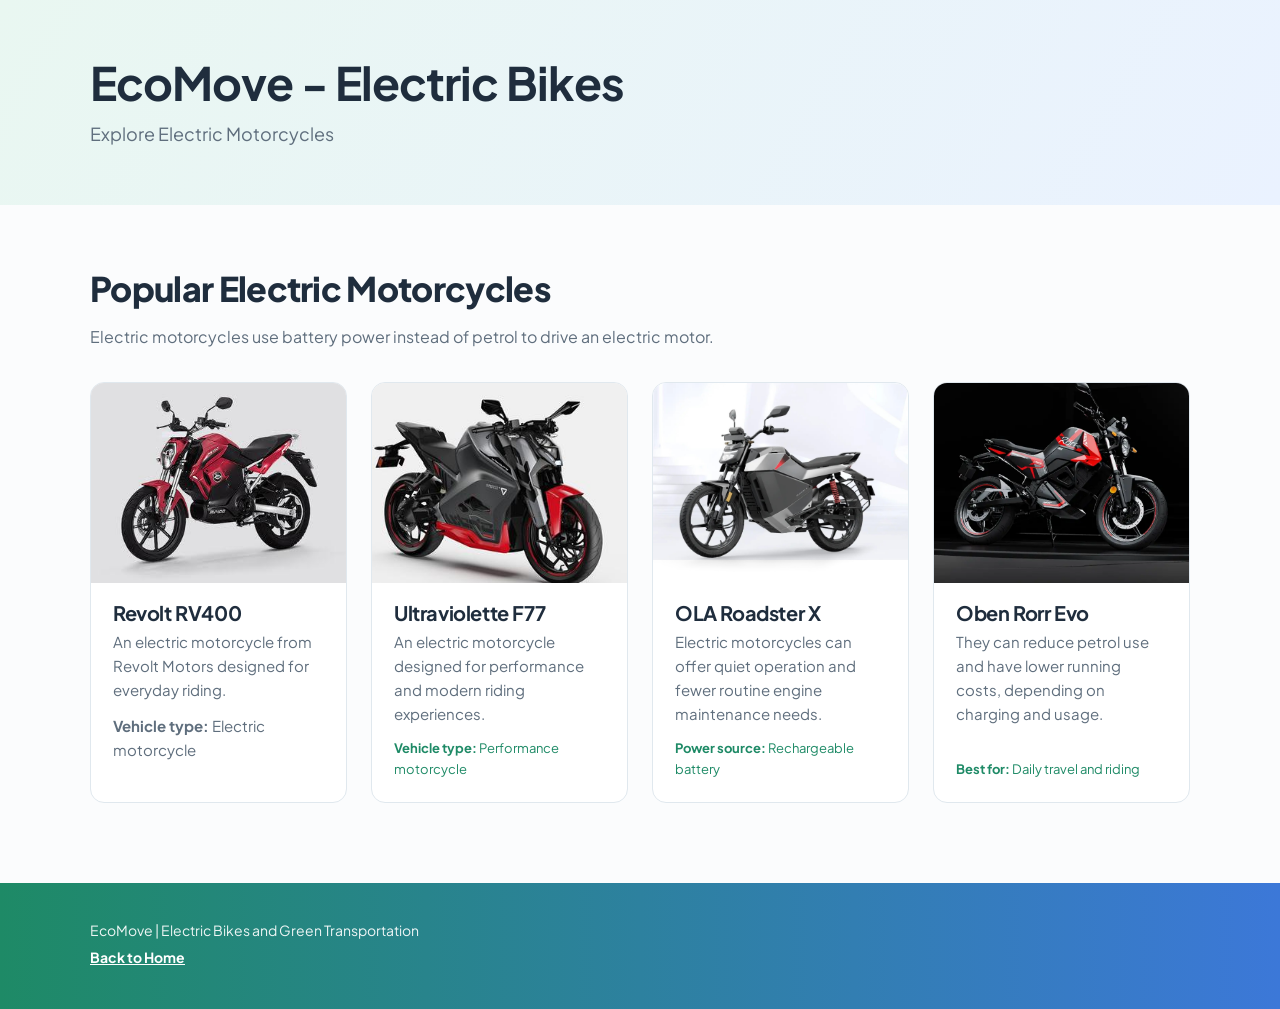
<file: ev-bikes.html>
<!DOCTYPE html>
<html lang="en">
<head>
    <meta charset="UTF-8">
    <meta name="viewport" content="width=device-width, initial-scale=1.0">
    <title>Electric Bikes | EcoMove</title>
    <link rel="stylesheet" href="style.css">
</head>

<body>

<header>
    <h1>EcoMove - Electric Bikes</h1>
    <p>Explore Electric Motorcycles</p>
</header>



<div class="container">
    <h2>Popular Electric Motorcycles</h2>
    <p>Electric motorcycles use battery power instead of petrol to drive an electric motor.</p>

    <div class="card">
        <img src="pictures/bikes/revolt.jpg" alt="Motorcycle">
        <h3>Revolt RV400</h3>
        <p>An electric motorcycle from Revolt Motors designed for everyday riding.</p>
        <p><b>Vehicle type:</b> Electric motorcycle</p><br>
    </div>

    <div class="card">
        <img src="pictures/bikes/Ultraviolette-F77.jpg" alt="Two wheeler">
        <h3>Ultraviolette F77</h3>
        <p>An electric motorcycle designed for performance and modern riding experiences.</p>
        <p><b>Vehicle type:</b> Performance  motorcycle</p>
    </div>

    <div class="card">
        <img src="pictures/bikes/ola_bike.jpg" alt="Motorbike">
        <h3>OLA Roadster X</h3>
        <p>Electric motorcycles can offer quiet operation and fewer routine engine maintenance needs.</p>
        <p><b>Power source:</b> Rechargeable battery</p>
    </div>

    <div class="card">
        <img src="pictures/bikes/rorr-ez-sigma-1770292175316.webp" alt="Motorcycle outdoors">
        <h3>Oben Rorr Evo</h3>
        <p>They can reduce petrol use and have lower running costs, depending on charging and usage.</p>
        <p><b>Best for:</b> Daily travel and riding</p>
    </div>
</div>

<footer>
    <p>EcoMove | Electric Bikes and Green Transportation</p>
    <p><a href="index.html" style="color:white;">Back to Home</a></p>
</footer>

</body>
</html>
</file>
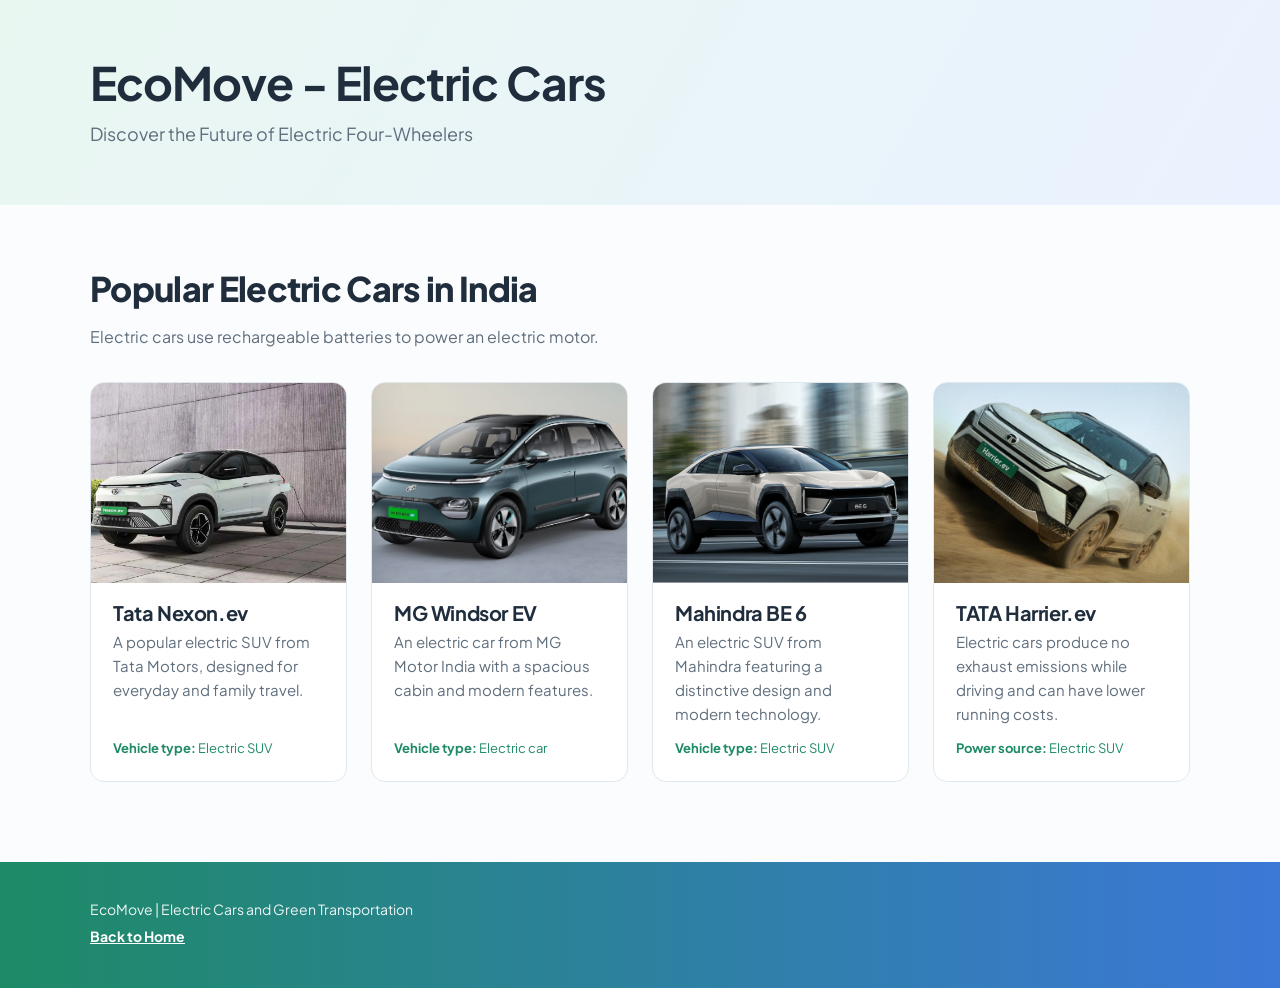
<file: ev-cars.html>
<!DOCTYPE html>
<html lang="en">
<head>
    <meta charset="UTF-8">
    <meta name="viewport" content="width=device-width, initial-scale=1.0">
    <title>Electric Cars | EcoMove</title>
    <link rel="stylesheet" href="style.css">
    
</head>

<body>

<header>
    <h1>EcoMove - Electric Cars</h1>
    <p>Discover the Future of Electric Four-Wheelers</p>
</header>



<div class="container">
    <h2>Popular Electric Cars in India</h2>
    <p>Electric cars use rechargeable batteries to power an electric motor.</p>

    <div class="card">
        <img src="pictures/nexon-ev-2023-02.webp" alt="Electric car">
        <h3>Tata Nexon.ev</h3>
        <p>A popular electric SUV from Tata Motors, designed for everyday and family travel.</p>
        <p><b>Vehicle type:</b> Electric SUV</p>
    </div>

    <div class="card">
        <img src="pictures/mg-windsor-front-three-quarter-1400x933.jpg.webp" alt="Modern electric car">
        <h3>MG Windsor EV</h3>
        <p>An electric car from MG Motor India with a spacious cabin and modern features.</p>
        <p><b>Vehicle type:</b> Electric car</p>
    </div>

    <div class="card">
        <img src="pictures/BE-6.jpg" alt="Electric SUV">
        <h3>Mahindra BE 6</h3>
        <p>An electric SUV from Mahindra featuring a distinctive design and modern technology.</p>
        <p><b>Vehicle type:</b> Electric SUV</p>
    </div>

    <div class="card">
        <img src="pictures/harrier.avif" alt="Modern car">
        <h3>TATA Harrier.ev</h3>
        <p>Electric cars produce no exhaust emissions while driving and can have lower running costs.</p>
        <p><b>Power source:</b> Electric SUV</p>
    </div>
</div>

<footer>
    <p>EcoMove | Electric Cars and Green Transportation</p>
    <p><a href="index.html" style="color:white;">Back to Home</a></p>
</footer>

</body>
</html>
</file>
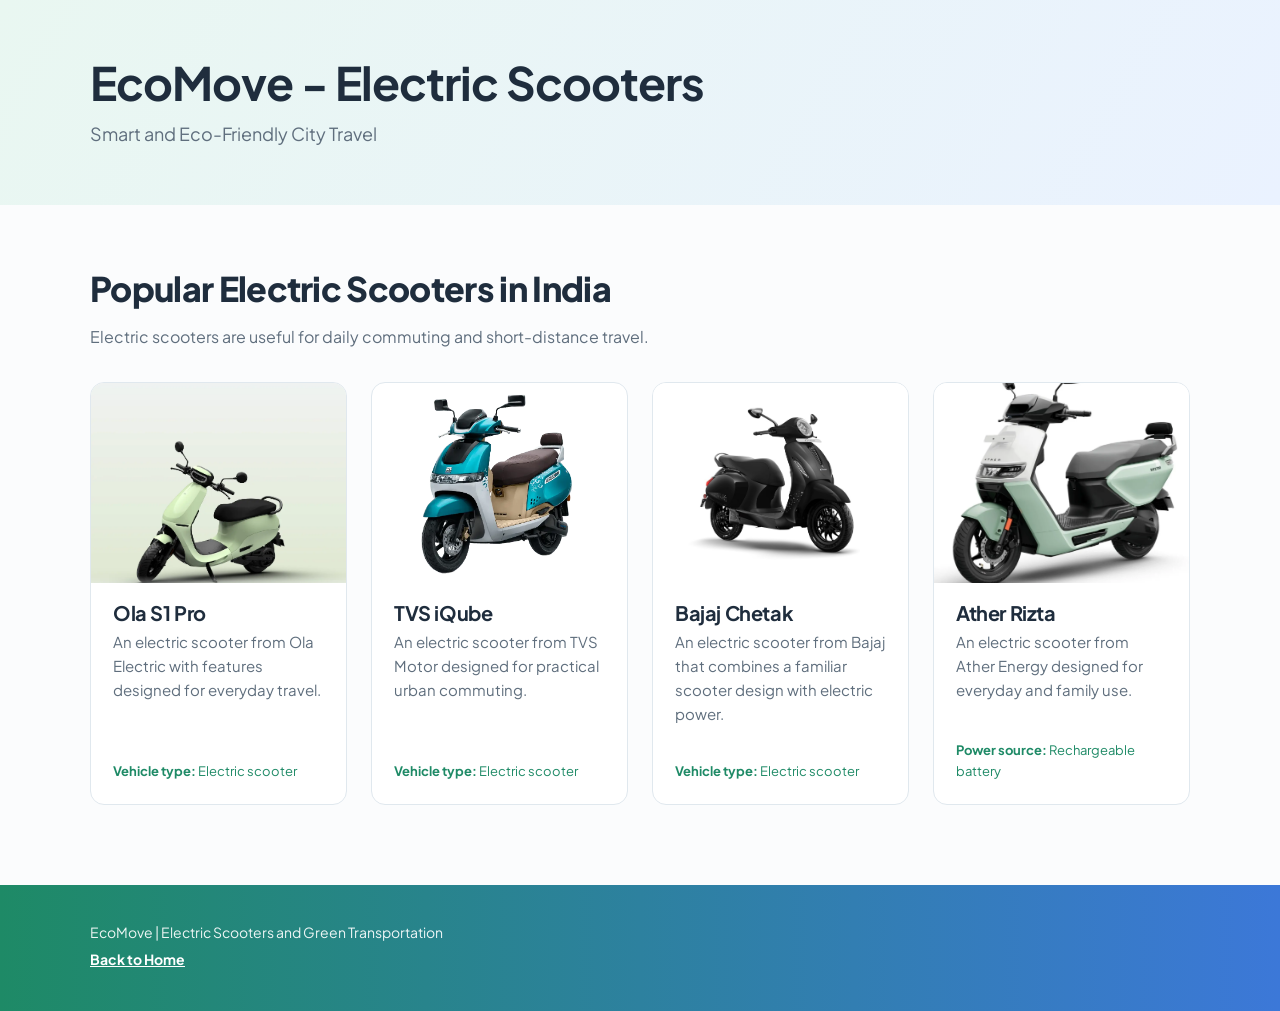
<file: ev-scooters.html>
<!DOCTYPE html>
<html lang="en">
<head>
    <meta charset="UTF-8">
    <meta name="viewport" content="width=device-width, initial-scale=1.0">
    <title>Electric Scooters | EcoMove</title>
    <link rel="stylesheet" href="style.css">
   
</head>

<body>

<header>
    <h1>EcoMove - Electric Scooters</h1>
    <p>Smart and Eco-Friendly City Travel</p>
</header>



<div class="container">
    <h2>Popular Electric Scooters in India</h2>
    <p>Electric scooters are useful for daily commuting and short-distance travel.</p>

    <div class="card">
        <img src="pictures/ola.webp" alt="Electric scooter">
        <h3>Ola S1 Pro</h3>
        <p>An electric scooter from Ola Electric with features designed for everyday travel.</p>
        <p><b>Vehicle type:</b> Electric scooter</p>
    </div>

    <div class="card">
        <img src="pictures/angle.webp" alt="Scooter">
        <h3>TVS iQube</h3>
        <p>An electric scooter from TVS Motor designed for practical urban commuting.</p>
        <p><b>Vehicle type:</b> Electric scooter</p>
    </div>

    <div class="card">
        <img src="pictures/chetak-model-3501-3.jpg" alt="Two wheeler">
        <h3>Bajaj Chetak</h3>
        <p>An electric scooter from Bajaj that combines a familiar scooter design with electric power.</p>
        <p><b>Vehicle type:</b> Electric scooter</p>
    </div>

    <div class="card">
        <img src="pictures/ather_rizta.webp" alt="Two wheeler">
        <h3>Ather Rizta</h3>
        <p>An electric scooter from Ather Energy designed for everyday and family use.</p> <br>
        <p><b>Power source:</b> Rechargeable battery</p>
    </div>
</div>

<footer>
    <p>EcoMove | Electric Scooters and Green Transportation</p>
    <p><a href="index.html" style="color:white;">Back to Home</a></p>
</footer>

</body>
</html>
</file>
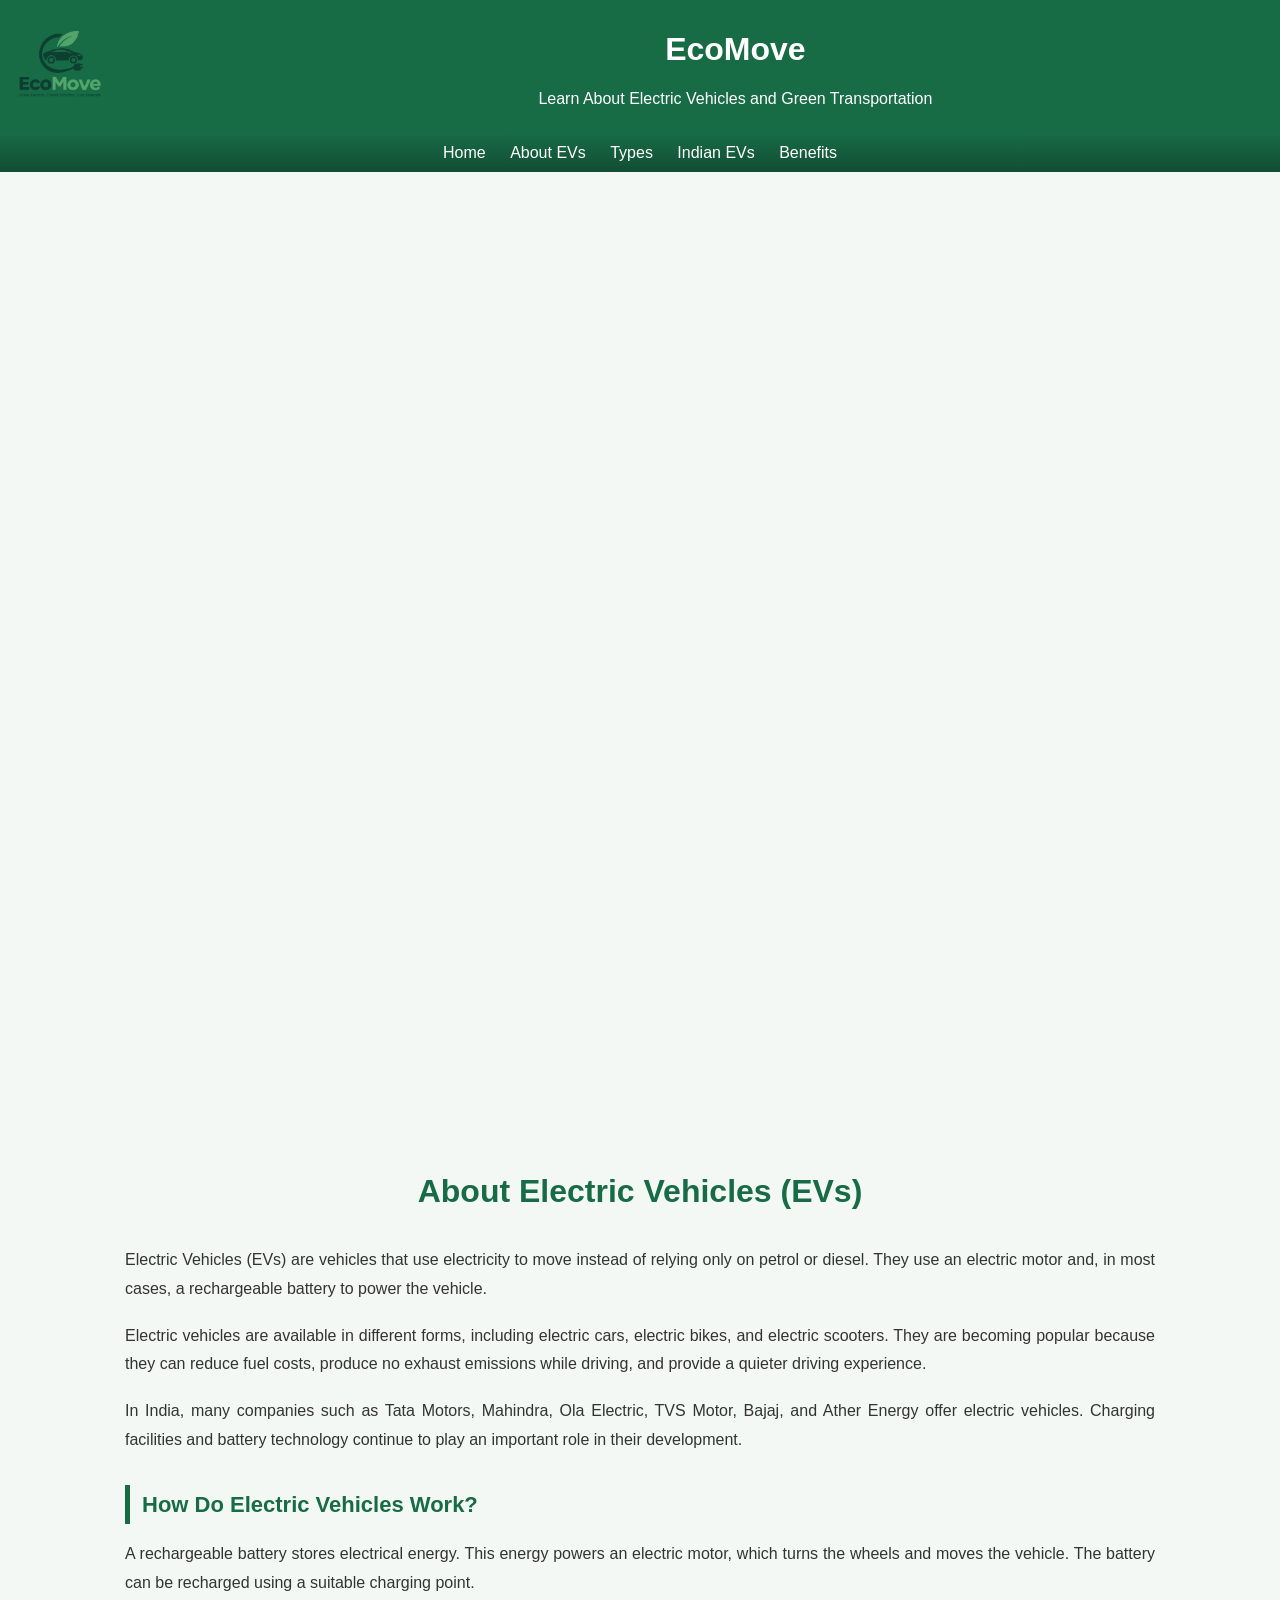
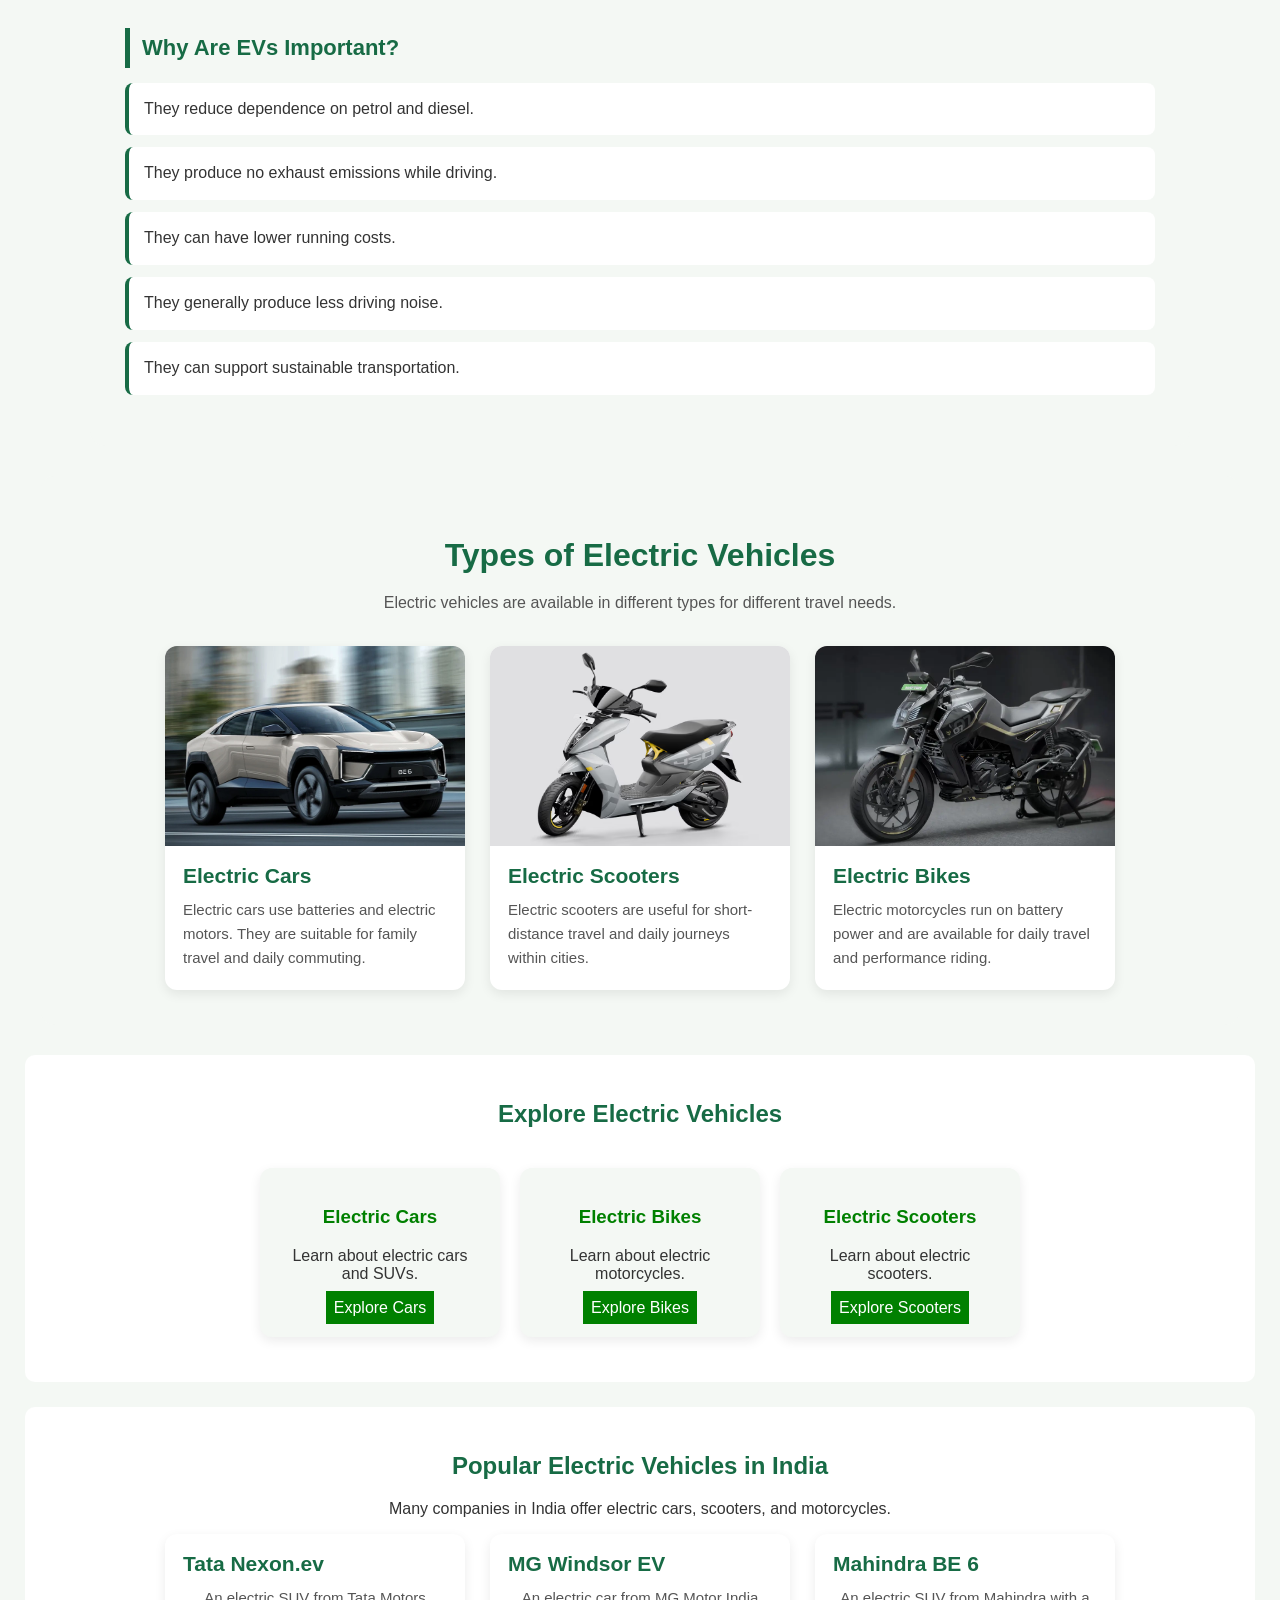
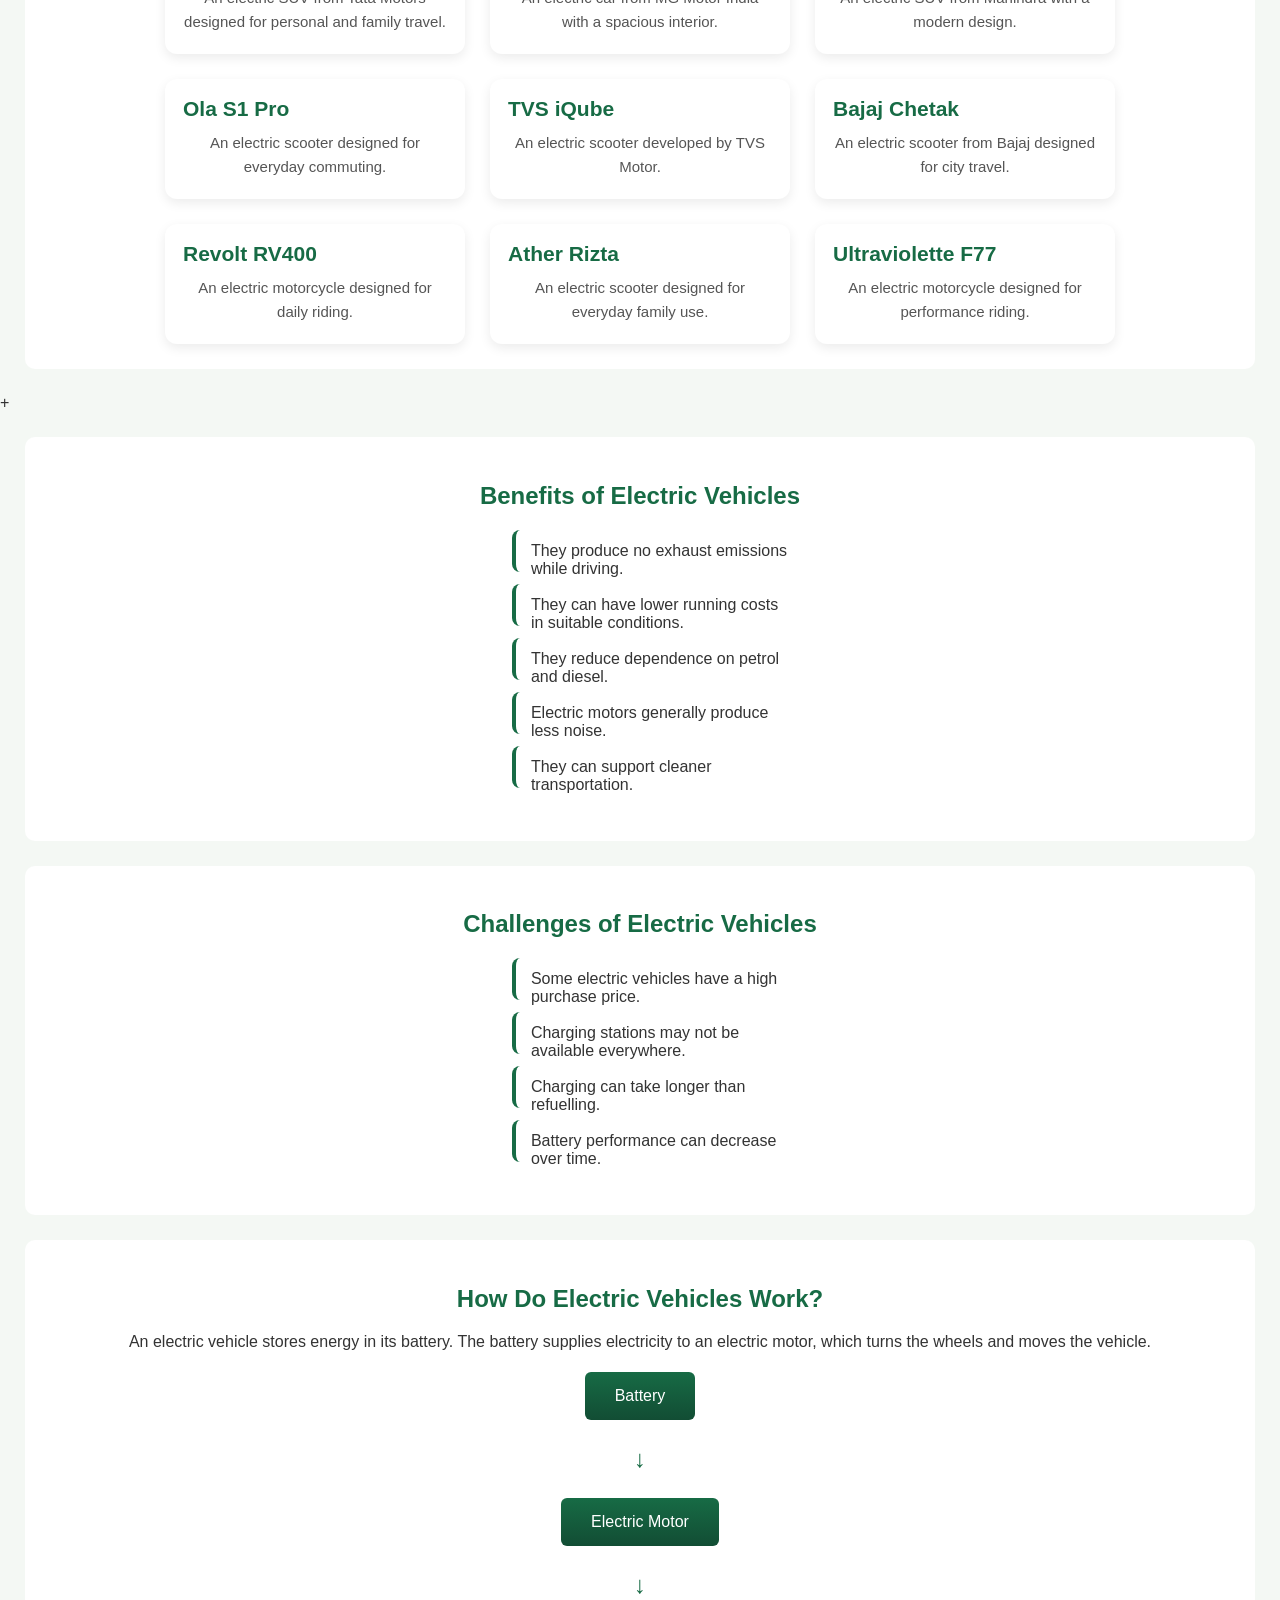
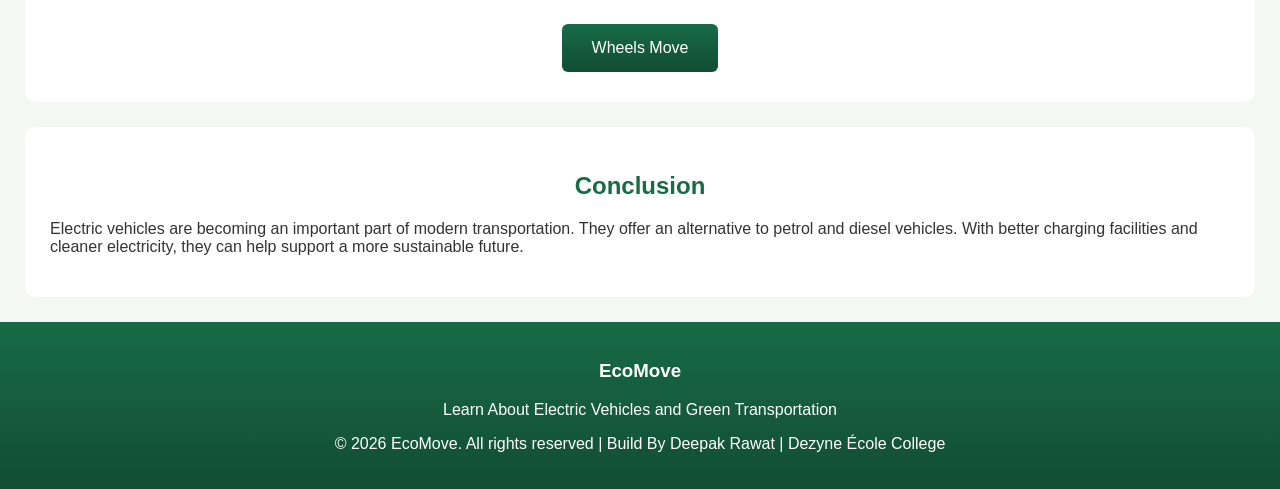
<file: main-ev.html>
<!DOCTYPE html>
<html lang="en">
<head>
    <meta charset="UTF-8">
    <meta name="viewport" content="width=device-width, initial-scale=1.0">
    <title>Document</title>
    <style>
        body {
            font-family: Arial, sans-serif;
            margin: 0;
            background-color: #f4f8f4;
            color: #333;
        }
        
        header {

            background-color: #176b45;
            /* background-color: #4C5741; */
            color: white;
            display: flex;
            text-align: center;
            gap: 34%;
            align-items: center;
            padding: 10px;
        }

        nav {
            background: transparent linear-gradient(180deg, #176b45 0%, #124d34 100%) 0% 0% no-repeat padding-box;
            background-color: #124d34;
            text-align: center;
            padding: 10px;

            /* Scroll effect */
            position: sticky;
            top: 0;
        }

        nav a {
            color: white;
            text-decoration: none;
            margin: 10px;
        }

        .bgimage {
            
            /* background-image: url('mg4.png'); */
            /* background-size: cover; */
            /* background-position: center; */
            height: 100vh;
            /* display: flex;
            justify-content: center;
            align-items: center;
            text-align: center; */
        }
        .bgimage video {
            object-fit: cover;
            height: 100vh;
            width: 100%;
        }
        .homecontainer {
            background-color: rgba(255, 255, 255, 0.7);
            /* margin-top: 30%;
            padding: 20px; */
            border-radius: 10px;
            max-width: 600px;
        }
        .logo{
            
            background-image: url('pictures/EcoMove_Logo.png');
            background-size: cover;
            background-position: center;
            height: 100px;
            width: 100px;
            
        }
        
section {
    background-color: white;
    margin: 25px;
    padding: 25px;
    border-radius: 10px;
}

section h2 {
    color: #176b45;
    text-align: center;
}

/* .vehicle-container {
    text-align: center;
}

.vehicle {
    display: inline-block;
    width: 260px;
    margin: 12px;
    padding: 15px;
    background-color: #e8f5e9;
    vertical-align: top;
    border-radius: 8px;
    text-align: left;
}

.vehicle img {
    width: 100%;
    height: 170px;
    object-fit: cover;
    border-radius: 6px;
} */


/* Types of Electric Vehicles Section */
#types {
    background-color: #f4f8f4;
    padding: 35px 20px;
    margin: 30px auto;
    max-width: 1200px;
    border-radius: 15px;
    font-family: Arial, sans-serif;
    box-sizing: border-box;
}

/* Main Heading */
#types h2 {
    color: #176b45;
    text-align: center;
    font-size: 32px;
    margin-bottom: 10px;
}

/* Section Description */
#types > p {
    text-align: center;
    color: #555;
    font-size: 16px;
    margin-bottom: 30px;
    line-height: 1.6;
}

/* Vehicle Cards Container */
.vehicle-container {
    display: flex;
    justify-content: center;
    align-items: stretch;
    flex-wrap: wrap;
    gap: 25px;
}

/* Individual Vehicle Card */
.vehicle {
    background-color: white;
    width: 300px;
    border-radius: 12px;
    overflow: hidden;
    box-shadow: 0 4px 12px rgba(0, 0, 0, 0.08);
    transition: transform 0.3s, box-shadow 0.3s;
}

/* Card Hover Effect */
.vehicle:hover {
    transform: translateY(-6px);
    box-shadow: 0 8px 20px rgba(23, 107, 69, 0.18);
}

/* Vehicle Images */
.vehicle img {
    width: 100%;
    height: 200px;
    object-fit: cover;
    display: block;
}

/* Vehicle Titles */
.vehicle h3 {
    color: #176b45;
    font-size: 21px;
    margin: 18px 18px 10px;
}

/* Vehicle Description */
.vehicle p {
    color: #555;
    font-size: 15px;
    line-height: 1.7;
    margin: 0 18px 20px;
}
/* Explore Electric Vehicles*/


/* Module 2: Explore Electric Vehicles */


.vehicle-container_G {
    display: flex;
    justify-content: center;
    gap: 20px;
    padding: 20px;
}

.vehicle_G{
    background-color: #f4f8f4;
    padding: 20px;
    width: 200px;
    border-radius: 12px;
    text-align: center;
    /* border: 1px solid lightgray;  */
    box-shadow: 0 4px 12px rgba(0, 0, 0, 0.08);
    transition: transform 0.3s, box-shadow 0.3s;


}

.vehicle_G h3 {
    color: green;
}

.vehicle_G p {
    font-size: 16px;
}

.vehicle_G a {
    color: white;
    background-color: green;
    padding: 8px;   
    text-decoration: none;
}

/* .vehicle_G :hover {
    transform: translateY(-6px);
    box-shadow: 0 8px 20px rgba(23, 107, 69, 0.18);
} */


#india p{
    display: flex;
    justify-content: center;
    align-items: center;
    text-align: center;
}

/* Mobile Responsive Design */
@media (max-width: 600px) {
    #types {
        margin: 15px;
        padding: 25px 15px;
    }

    #types h2 {
        font-size: 25px;
    }

    .vehicle-container {
        gap: 20px;
    }

    .vehicle {
        width: 100%;
    }

    .vehicle img {
        height: 190px;
    }
}

/* abc */

.vehicle h3 {
    color: #176b45;
}

.vehicle p {
    
    line-height: 1.6;
}

#benefits ul, #challenges ul {
    display: flex;
    flex-direction: column;
    justify-content: center;
    align-items: center; 
    list-style-type: none;
}
#benefits li {    
    /* box-shadow: 0 4px 12px rgba(0, 0, 0, 0.08); */
    background-color: white;
    margin-bottom: 12px;
    height: 2vh;
    width: 23%;
    padding: 12px 15px;
    border-radius: 8px;
    border-left: 4px solid #176b45;
    transition: 0.3s;
    /* display: flex;
    justify-content: center; */
}
#challenges li {
    background-color: white;
    margin-bottom: 12px;
    padding: 12px 15px;
    height: 2vh;
    width: 23%;
    border-radius: 8px;
    border-left: 4px solid #176b45;
    transition: 0.3s;
}

.working , #working>p{
    text-align: center;

}

.step {
    display: inline-block;
    /* background-color: #176b45; */
    background: transparent linear-gradient(180deg, #176b45 0%, #124d34 100%) 0% 0% no-repeat padding-box;
    color: white;
    padding: 15px 30px;
    margin: 5px;
    border-radius: 6px;
}

footer {
    background: transparent linear-gradient(180deg, #176b45 0%, #124d34 100%) 0% 0% no-repeat padding-box;
    /* background-color: #124d34; */
    color: white;
    text-align: center;
    padding: 20px;
}

/* @media (max-width: 600px) {
    
    section {
        
        margin: 12px;
        padding: 15px;
    }

    .vehicle {
        width: 85%;
    }

    nav a {
        display: inline-block;
        margin: 6px;
    }
} */
/* about */

/* #about {
    background-color: white;
    margin: 25px;
    padding: 25px;
    border-radius: 10px;
    line-height: 1.7;
}

#about h2,
#about h3 {
    color: #176b45;
}

#about h2 {
    text-align: center;
}

#about p {
    text-align: justify;
}

#about li {
    margin-bottom: 8px;
} */



/* About EVs Section */
#about {
    background-color: #f4f8f4;
    margin: 30px auto;
    padding: 35px;
    max-width: 1100px;
    border-radius: 15px;
    font-family: Arial, sans-serif;
    color: #333;
    line-height: 1.8;
    box-sizing: border-box;
}

/* Main Heading */
#about h2 {
    color: #176b45;
    text-align: center;
    font-size: 32px;
    margin-bottom: 25px;
}

/* Subheadings */
#about h3 {
    color: #176b45;
    font-size: 22px;
    margin-top: 30px;
    margin-bottom: 12px;
    border-left: 5px solid #176b45;
    padding-left: 12px;
}

/* Paragraphs */
#about p {
    font-size: 16px;
    margin-bottom: 18px;
    text-align: justify;
}

/* Information List */
#about ul {
    list-style: none;
    padding: 0;
    margin-top: 15px;
}

/* List Items */
#about li {
    background-color: white;
    margin-bottom: 12px;
    padding: 12px 15px;
    border-radius: 8px;
    border-left: 4px solid #176b45;
    transition: 0.3s;
}

/* Small Hover Effect */
#about li:hover {
    background-color: #e1f1e5;
    transform: translateX(5px);
}

/* Mobile Responsive Design */
@media (max-width: 600px) {
    #about {
        margin: 15px;
        padding: 20px;
    }

    #about h2 {
        font-size: 25px;
    }

    #about h3 {
        font-size: 19px;
    }

    #about p {
        font-size: 15px;
        text-align: left;
    }
}


    </style>
</head>
<body>
    <header>
        <div class="logo"></div>
        <div class="ecomove">
            <h1>EcoMove</h1>
            <p>Learn About Electric Vehicles and Green Transportation</p>
        </div>
    </header>
     <nav>
        <a href="#home">Home</a>
        <a href="#about">About EVs</a>
        <a href="#types">Types</a>
        <a href="#india">Indian EVs</a>
        <a href="#benefits">Benefits</a>
    </nav>
    
    <div class="bgimage">
        <video src="videos/Video_3.mp4" autoplay loop muted>

            <div class="homecontainer">
                <h2>Welcome to EcoMove</h2>
                <p>
                    EcoMove is an informative website about electric vehicles
                    and environmentally friendly transportation. It explains
                    how electric vehicles work, their types, and their benefits.
                </p>
            </div>
        </video>
    </div>

   
<section id="about">
    <h2>About Electric Vehicles (EVs)</h2>

    <p>
        Electric Vehicles (EVs) are vehicles that use electricity
        to move instead of relying only on petrol or diesel.
        They use an electric motor and, in most cases, a rechargeable
        battery to power the vehicle.
    </p>

    <p>
        Electric vehicles are available in different forms, including
        electric cars, electric bikes, and electric scooters.
        They are becoming popular because they can reduce fuel costs,
        produce no exhaust emissions while driving, and provide a
        quieter driving experience.
    </p>

    <p>
        In India, many companies such as Tata Motors, Mahindra,
        Ola Electric, TVS Motor, Bajaj, and Ather Energy offer
        electric vehicles. Charging facilities and battery technology
        continue to play an important role in their development.
    </p>

    <h3>How Do Electric Vehicles Work?</h3>

    <p>
        A rechargeable battery stores electrical energy.
        This energy powers an electric motor, which turns the wheels
        and moves the vehicle. The battery can be recharged using
        a suitable charging point.
    </p>

    <h3>Why Are EVs Important?</h3>

    <ul>
        <li>They reduce dependence on petrol and diesel.</li>
        <li>They produce no exhaust emissions while driving.</li>
        <li>They can have lower running costs.</li>
        <li>They generally produce less driving noise.</li>
        <li>They can support sustainable transportation.</li>
    </ul>
</section>


<section id="types">
    <h2>Types of Electric Vehicles</h2>
    <p>Electric vehicles are available in different types for different travel needs.</p>

    <div class="vehicle-container">

        <div class="vehicle">
            <img src="pictures/BE-6.jpg" alt="Electric car">
            <h3>Electric Cars</h3>
            <p>Electric cars use batteries and electric motors. They are suitable for family travel and daily commuting.</p>
        </div>

        <div class="vehicle">
            <img src="pictures/ather_Scooter.avif" alt="Two wheeler">
            <h3>Electric Scooters</h3>
            <p>Electric scooters are useful for short-distance travel and daily journeys within cities.</p>
        </div>

        <div class="vehicle">
            <img src="pictures/Matter-Energy-e-Bike.webp" alt="Motorcycle">
            <h3>Electric Bikes</h3>
            <p>Electric motorcycles run on battery power and are available for daily travel and performance riding.</p>
        </div>

    </div>
</section>
<section id="explore">
    <h2>Explore Electric Vehicles</h2>

    <div class="vehicle-container_G">

        <div class="vehicle_G">
            <h3>Electric Cars</h3>
            <p>Learn about electric cars and SUVs.</p>
            <a href="ev-cars.html">Explore Cars</a>
        </div>

        <div class="vehicle_G">
            <h3>Electric Bikes</h3>
            <p>Learn about electric motorcycles.</p>
            <a href="ev-bikes.html">Explore Bikes</a>
        </div>

        <div class="vehicle_G">
            <h3>Electric Scooters</h3>
            <p>Learn about electric scooters.</p>
            <a href="ev-scooters.html">Explore Scooters</a>
        </div>

    </div>
</section>



<section id="india">
    <h2>Popular Electric Vehicles in India</h2>
    <p>Many companies in India offer electric cars, scooters, and motorcycles.</p>

    <div class="vehicle-container">

        <div class="vehicle">
            <h3>Tata Nexon.ev</h3>
            <p>An electric SUV from Tata Motors designed for personal and family travel.</p>
        </div>

        <div class="vehicle">
            <h3>MG Windsor EV</h3>
            <p>An electric car from MG Motor India with a spacious interior.</p>
        </div>

        <div class="vehicle">
            <h3>Mahindra BE 6</h3>
            <p>An electric SUV from Mahindra with a modern design.</p>
        </div>

        <div class="vehicle">
            <h3>Ola S1 Pro</h3>
            <p>An electric scooter designed for everyday commuting.</p>
        </div>

        <div class="vehicle">
            <h3>TVS iQube</h3>
            <p>An electric scooter developed by TVS Motor.</p>
        </div>

        <div class="vehicle">
            <h3>Bajaj Chetak</h3>
            <p>An electric scooter from Bajaj designed for city travel.</p>
        </div>

        <div class="vehicle">
            <h3>Revolt RV400</h3>
            <p>An electric motorcycle designed for daily riding.</p>
        </div>

        <div class="vehicle">
            <h3>Ather Rizta</h3>
            <p>An electric scooter designed for everyday family use.</p>
        </div>

        <div class="vehicle">
            <h3>Ultraviolette F77</h3>
            <p>An electric motorcycle designed for performance riding.</p>
        </div>

    </div>
</section>



+<section id="benefits">
    <h2>Benefits of Electric Vehicles</h2>

    <ul>
        <li>They produce no exhaust emissions while driving.</li>
        <li>They can have lower running costs in suitable conditions.</li>
        <li>They reduce dependence on petrol and diesel.</li>
        <li>Electric motors generally produce less noise.</li>
        <li>They can support cleaner transportation.</li>
    </ul>
</section>



<section id="challenges">
    <h2>Challenges of Electric Vehicles</h2>

    
    <ul>
        <li>Some electric vehicles have a high purchase price.</li>
        <li>Charging stations may not be available everywhere.</li>
        <li>Charging can take longer than refuelling.</li>
        <li>Battery performance can decrease over time.</li>
    </ul>
</section>



<section id="working">
    <h2>How Do Electric Vehicles Work?</h2>

    <p>
        An electric vehicle stores energy in its battery.
        The battery supplies electricity to an electric motor,
        which turns the wheels and moves the vehicle.
    </p>

    <div class="working">
        <div class="step">Battery</div>
        <h2>↓</h2>
        <div class="step">Electric Motor</div>
        <h2>↓</h2>
        <div class="step">Wheels Move</div>
    </div>
</section>



<section id="conclusion">
    <h2>Conclusion</h2>

    <p>
        Electric vehicles are becoming an important part of modern
        transportation. They offer an alternative to petrol and diesel
        vehicles. With better charging facilities and cleaner electricity,
        they can help support a more sustainable future.
    </p>
</section>



<footer>
    <h3>EcoMove</h3>
    <p>Learn About Electric Vehicles and Green Transportation</p>
    <p>© 2026 EcoMove. All rights reserved | Build By Deepak Rawat | Dezyne École College</p>
</footer>


    
</body>
</html>
</file>
<file: style.css>
/* ==========================================================
   EcoMove – ONE stylesheet for index.html, ev-cars.html,
   ev-bikes.html and ev-scooters.html.
   Written for your existing HTML: no tags, classes or ids changed.
   ========================================================== */
@import url("https://fonts.googleapis.com/css2?family=Plus+Jakarta+Sans:wght@400;500;600;700;800&display=swap");

:root {
    --ink: #1f2d3d;
    --muted: #5f6e7d;
    --line: #e0e8ee;
    --green: #2fa77a;
    --green-d: #1e8a66;
    --green-t: #e9f7f1;
    --blue: #4a86e8;
    --blue-t: #eaf2ff;
    --sun: #f2b84b;
    --sun-t: #fff6e0;
    --wrap: 1100px;
    --gutter: max(24px, calc((100% - var(--wrap)) / 2));
}

/* ---------- Base ---------- */
* { box-sizing: border-box; }
html { scroll-behavior: smooth; scroll-padding-top: 56px; }

body {
    margin: 0;
    min-height: 100vh;
    height: auto;
    font-family: "Plus Jakarta Sans", system-ui, -apple-system, "Segoe UI", Arial, sans-serif;
    font-size: 16px;
    line-height: 1.65;
    background-color: #fbfcfd;
    color: var(--ink);
}

h1, h2, h3 { margin: 0; line-height: 1.15; letter-spacing: -0.02em; }
p { margin: 0 0 1em; }
img, video { max-width: 100%; }
a:focus-visible { outline: 3px solid var(--sun); outline-offset: 3px; }

/* ---------- Header ---------- */
header {
    display: block;
    height: auto;
    padding: 56px var(--gutter);
    text-align: left;
    color: var(--ink);
    background: linear-gradient(120deg, var(--green-t), var(--blue-t));
}

header h1 { font-size: clamp(30px, 4.4vw, 46px); }
header p { margin: 10px 0 0; color: var(--muted); font-size: 18px; }

/* home page header: logo + title in one row */
header:has(.logo) {
    display: flex;
    align-items: center;
    gap: 16px;
    padding: 12px var(--gutter);
    background: #fff;
    text-align: left;
}

header:has(.logo) h1 { font-size: 24px; font-weight: 800; color: var(--green-d); }
header:has(.logo) p { margin: 2px 0 0; font-size: 14px; }

.logo {
    background-image: url('EcoMove_Logo.png');
    background-size: contain;
    background-repeat: no-repeat;
    background-position: center;
    height: 56px;
    width: 56px;
    flex-shrink: 0;
}

/* ---------- Nav ---------- */
nav {
    position: sticky;
    top: 0;
    z-index: 10;
    display: flex;
    gap: 6px;
    padding: 8px var(--gutter);
    background: rgba(255, 255, 255, 0.94);
    backdrop-filter: blur(8px);
    border-top: 1px solid var(--line);
    border-bottom: 1px solid var(--line);
    overflow-x: auto;
    white-space: nowrap;
}

nav a {
    margin: 0;
    padding: 8px 16px;
    border-radius: 999px;
    color: var(--muted);
    font-size: 15px;
    font-weight: 600;
    text-decoration: none;
    transition: background-color 0.2s, color 0.2s;
}

nav a:hover { background-color: var(--green-t); color: var(--green-d); }

/* ---------- Hero video ---------- */
.bgimage {
    height: 78vh;
    min-height: 360px;
    background-color: var(--green-t);
    border-bottom: 6px solid var(--green);
}

.bgimage video { display: block; width: 100%; height: 100%; object-fit: cover; }
.homecontainer { max-width: 600px; }

/* ---------- Sections (full-width tinted bands) ---------- */
section {
    margin: 0;
    padding: 84px var(--gutter);
    background-color: #fff;
    border-radius: 0;
}

section h2 {
    text-align: left;
    font-size: clamp(28px, 3.4vw, 38px);
    font-weight: 800;
    color: var(--ink);
    margin-bottom: 14px;
}

section h3 { font-size: 20px; font-weight: 700; color: var(--ink); }
section > p { max-width: 62ch; color: var(--muted); }

/* About */
#about { background: var(--blue-t); max-width: none; margin: 0; font-family: inherit; line-height: 1.65; }
#about h2 { margin-bottom: 18px; }
#about h3 { margin: 40px 0 10px; padding: 0; border: 0; font-size: 22px; }
#about p { text-align: left; max-width: 68ch; color: var(--muted); font-size: 16px; margin-bottom: 1em; }

/* Lists: About, Benefits, Challenges */
#about ul, #benefits ul, #challenges ul {
    list-style: none;
    margin: 20px 0 0;
    padding: 0;
    display: grid;
    gap: 12px;
}

#about ul { grid-template-columns: repeat(auto-fit, minmax(240px, 1fr)); }
#benefits ul, #challenges ul { grid-template-columns: repeat(auto-fit, minmax(300px, 1fr)); }

#about li, #benefits li, #challenges li {
    position: relative;
    height: auto;
    width: auto;
    margin: 0;
    padding: 16px 18px 16px 52px;
    background: #fff;
    border: 1px solid var(--line);
    border-left-width: 1px;
    border-radius: 14px;
    transition: transform 0.2s, box-shadow 0.2s;
}

#about li:hover, #benefits li:hover, #challenges li:hover {
    background: #fff;
    transform: translateY(-2px);
    box-shadow: 0 10px 22px rgba(31, 45, 61, 0.07);
}

#about li::before, #benefits li::before, #challenges li::before {
    content: "✓";
    position: absolute;
    left: 16px;
    top: 16px;
    width: 24px;
    height: 24px;
    display: grid;
    place-items: center;
    border-radius: 50%;
    background: var(--green);
    color: #fff;
    font-size: 13px;
    font-weight: 700;
}

#challenges li::before { content: "!"; background: var(--sun); color: #5a3d00; }


/* ---------- Cards: types + India ---------- */
.vehicle-container {
    display: grid;
    grid-template-columns: repeat(auto-fill, minmax(250px, 1fr));
    gap: 24px;
    margin-top: 34px;
    padding: 0;
}

.vehicle { width: auto; background: #fff; border-radius: 14px; box-shadow: none; }
.vehicle h3 { margin: 0 0 6px; color: var(--ink); font-size: 20px; }
.vehicle p { margin: 0; color: var(--muted); font-size: 15px; line-height: 1.6; }

#types { background: #fff; }
#types > p { margin-bottom: 0; }
#types .vehicle-container { grid-template-columns: repeat(auto-fit, minmax(280px, 1fr)); }

#types .vehicle {
    overflow: hidden;
    border: 1px solid var(--line);
    border-bottom: 4px solid var(--green);
    transition: transform 0.25s, box-shadow 0.25s;
}

#types .vehicle:nth-child(2) { border-bottom-color: var(--blue); }
#types .vehicle:nth-child(3) { border-bottom-color: var(--sun); }
#types .vehicle:hover { transform: translateY(-4px); box-shadow: 0 14px 30px rgba(31, 45, 61, 0.1); }
#types .vehicle img { display: block; width: 100%; height: 210px; object-fit: cover; }
#types .vehicle h3 { margin: 18px 22px 6px; }
#types .vehicle p { margin: 0 22px 24px; }

#india { background: var(--green-t); }
#india p { display: block; text-align: left; }

#india .vehicle { padding: 22px; border-top: 4px solid var(--green); border-bottom: 0; }
#india .vehicle:nth-child(3n + 2) { border-top-color: var(--blue); }
#india .vehicle:nth-child(3n) { border-top-color: var(--sun); }

/* ---------- Explore ---------- */
#explore { background: var(--sun-t); }

.vehicle-container_G {
    display: grid;
    grid-template-columns: repeat(auto-fit, minmax(230px, 1fr));
    gap: 20px;
    margin-top: 30px;
    padding: 0;
}

.vehicle_G {
    display: flex;
    flex-direction: column;
    align-items: flex-start;
    width: auto;
    padding: 26px;
    background: #fff;
    border: 1px solid var(--line);
    border-radius: 14px;
    box-shadow: none;
    text-align: left;
}

.vehicle_G h3 { color: var(--ink); margin-bottom: 6px; }
.vehicle_G p { color: var(--muted); font-size: 15px; margin-bottom: 22px; }

.vehicle_G a {
    margin-top: auto;
    padding: 10px 20px;
    border-radius: 999px;
    background: var(--green);
    color: #fff;
    font-size: 14px;
    font-weight: 700;
    text-decoration: none;
    transition: background-color 0.2s;
}

.vehicle_G a:hover { background: var(--green-d); }

/* ---------- Benefits / Challenges ---------- */
#benefits { background: var(--blue-t); }
#challenges { background: #fff; }

/* ---------- How it works ---------- */
#working { background: var(--green-t); }
.working, #working > p { text-align: left; }

.working {
    display: flex;
    align-items: center;
    flex-wrap: wrap;
    gap: 14px;
    margin-top: 28px;
}

.step {
    display: block;
    margin: 0;
    padding: 16px 28px;
    background: #fff;
    color: var(--ink);
    font-weight: 700;
    border: 1px solid var(--line);
    border-radius: 999px;
}

.working .step:nth-of-type(1) { background: #d3f3e5; }
.working .step:nth-of-type(2) { background: #ffefbf; }
.working .step:nth-of-type(3) { background: #dbe7ff; }

/* the existing "↓" headings are turned into → arrows */
.working h2 {
    margin: 0;
    font-size: 24px;
    font-weight: 400;
    color: var(--muted);
    transform: rotate(-90deg);
}

#conclusion { background: #fff; }
#conclusion p { color: var(--ink); font-size: 19px; }

/* ---------- Sub-pages (ev-cars / ev-bikes / ev-scooters) ---------- */
.container {
    height: auto;
    max-width: calc(var(--wrap) + 48px);
    margin: 0 auto;
    padding: 64px 24px 80px;
    text-align: left;
    display: grid;
    grid-template-columns: repeat(auto-fill, minmax(250px, 1fr));
    gap: 24px;
}

.container > h2, .container > p { grid-column: 1 / -1; }
.container > h2 { text-align: left; color: var(--ink); font-size: clamp(26px, 3.2vw, 34px); font-weight: 800; margin: 0 0 -8px; }
.container > p { color: var(--muted); max-width: 62ch; margin: 0 0 8px; }

.card {
    display: flex;
    flex-direction: column;
    width: auto;
    margin: 0;
    padding: 0;
    background: #fff;
    border: 1px solid var(--line);
    border-radius: 14px;
    overflow: hidden;
    transition: transform 0.25s, box-shadow 0.25s;
}

.card:hover { transform: translateY(-4px); box-shadow: 0 14px 30px rgba(31, 45, 61, 0.1); }
.card img { display: block; width: 100%; height: 200px; object-fit: cover; border-radius: 0; }
.card h3 { margin: 18px 22px 6px; color: var(--ink); font-size: 20px; font-weight: 700; }
.card p { margin: 0 22px 12px; color: var(--muted); font-size: 15px; line-height: 1.6; }
.card p:last-child { margin-top: auto; margin-bottom: 22px; color: var(--green-d); font-size: 13px; }

/* ---------- Footer ---------- */
footer {
    height: auto;
    padding: 36px var(--gutter);
    background: linear-gradient(90deg, #1e8a66, #3c78d8);
    color: #fff;
    text-align: left;
    font-size: 14px;
}

footer h3 { color: #fff; font-size: 22px; margin-bottom: 6px; }
footer p { margin: 0 0 4px; color: rgba(255, 255, 255, 0.92); }
footer a { color: #fff !important; font-weight: 700; }

/* ---------- Responsive ---------- */
@media (max-width: 700px) {
    header { padding: 40px 20px; }
    header:has(.logo) { padding: 12px 20px; }
    nav { padding: 8px 20px; }
    section { padding: 56px 20px; }
    .container { padding: 44px 20px 56px; }
    .bgimage { height: 55vh; }
    .working { flex-direction: column; align-items: flex-start; }
    .working h2 { transform: none; }
    footer { padding: 32px 20px; }
}

@media (prefers-reduced-motion: reduce) {
    html { scroll-behavior: auto; }
    * { transition: none !important; }
}
</file>
